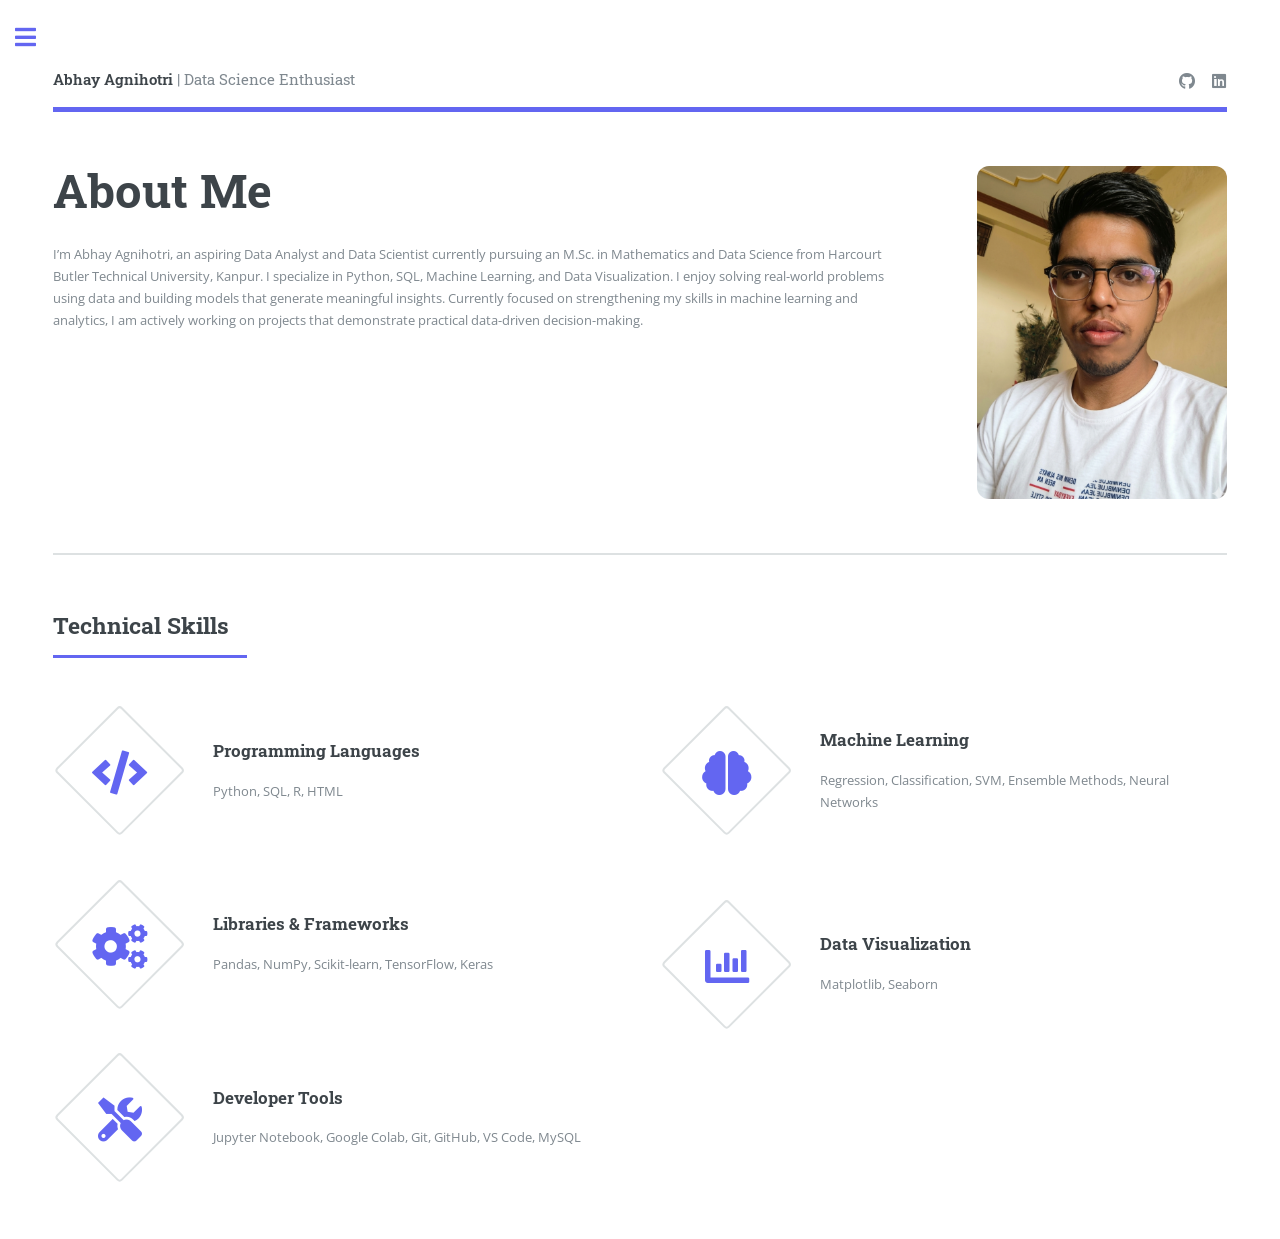
<file: index.html>
<!DOCTYPE HTML>
<html>
<head>
    <title>Abhay Agnihotri | Portfolio</title>
    <meta charset="utf-8" />
    <meta name="viewport" content="width=device-width, initial-scale=1, user-scalable=no" />
    <link rel="stylesheet" href="assets/css/main.css" />
</head>
<body class="is-preload">

<div id="wrapper">

    <!-- Main -->
    <div id="main">
        <div class="inner">

            <!-- Header -->
            <header id="header">
                <a href="index.html" class="logo">
                    <strong>Abhay Agnihotri</strong> | Data Science Enthusiast
                </a>
                <ul class="icons">
                    <li>
                        <a href="https://github.com/agnihotriabhay34-jpg" target="_blank" class="icon brands fa-github">
                            <span class="label">GitHub</span>
                        </a>
                    </li>
                    <li>
                        <a href="https://linkedin.com/in/abhay-agnihotri-32801b2a8" target="_blank" class="icon brands fa-linkedin">
                            <span class="label">LinkedIn</span>
                        </a>
                    </li>
                </ul>
            </header>

            <!-- Banner -->
            <section id="banner">
                <div class="content">
                    <header>
                        <h1>About Me</h1>
                    </header>
                    <p>
                        I’m Abhay Agnihotri, an aspiring Data Analyst and Data Scientist currently pursuing an M.Sc. in Mathematics and Data Science from Harcourt Butler Technical University, Kanpur.

                        I specialize in Python, SQL, Machine Learning, and Data Visualization. I enjoy solving real-world problems using data and building models that generate meaningful insights.

                        Currently focused on strengthening my skills in machine learning and analytics, I am actively working on projects that demonstrate practical data-driven decision-making.
                    </p>
                </div>

                <!-- ✅ FIXED IMAGE -->
                <span class="image object">
                    <img src="images/pic10.png" alt="Abhay Agnihotri" style="width:300px; height:auto;" />
                </span>
            </section>

            <!-- Skills -->
            <section>
                <header class="major">
                    <h2>Technical Skills</h2>
                </header>

                <div class="features">

                    <article>
                        <span class="icon solid fa-code"></span>
                        <div class="content">
                            <h3>Programming Languages</h3>
                            <p>Python, SQL, R, HTML</p>
                        </div>
                    </article>

                    <article>
                        <span class="icon solid fa-brain"></span>
                        <div class="content">
                            <h3>Machine Learning</h3>
                            <p>Regression, Classification, SVM, Ensemble Methods, Neural Networks</p>
                        </div>
                    </article>

                    <article>
                        <span class="icon solid fa-cogs"></span>
                        <div class="content">
                            <h3>Libraries & Frameworks</h3>
                            <p>Pandas, NumPy, Scikit-learn, TensorFlow, Keras</p>
                        </div>
                    </article>

                    <article>
                        <span class="icon solid fa-chart-bar"></span>
                        <div class="content">
                            <h3>Data Visualization</h3>
                            <p>Matplotlib, Seaborn</p>
                        </div>
                    </article>

                    <article>
                        <span class="icon solid fa-tools"></span>
                        <div class="content">
                            <h3>Developer Tools</h3>
                            <p>Jupyter Notebook, Google Colab, Git, GitHub, VS Code, MySQL</p>
                        </div>
                    </article>

                </div>
            </section>

        </div>
    </div>

    <!-- Sidebar -->
    <div id="sidebar">
        <div class="inner">

            <!-- Menu -->
            <nav id="menu">
                <header class="major">
                    <h2>Menu</h2>
                </header>
                <ul>
                    <li><a href="index.html">Home</a></li>
                    <li><a href="projects.html">Projects</a></li>
                </ul>
            </nav>

            <!-- Contact -->
            <section>
                <header class="major">
                    <h2>Get in Touch</h2>
                </header>
                <p>
                    Feel free to reach out for collaborations, opportunities, or discussions around data science and analytics. I’m always open to connecting and learning.
                </p>
                <ul class="contact">
                    <li class="icon solid fa-envelope">agnihotriabhay34@gmail.com</li>
                    <li class="icon brands fa-github">
                        <a href="https://github.com/agnihotriabhay34-jpg" target="_blank">github.com/agnihotriabhay34-jpg</a>
                    </li>
                    <li class="icon brands fa-linkedin">
                        <a href="https://linkedin.com/in/abhay-agnihotri-32801b2a8" target="_blank">linkedin.com/in/abhay-agnihotri-32801b2a8</a>
                    </li>
                </ul>
            </section>

        </div>
    </div>

</div>

<!-- Scripts -->
<script src="assets/js/jquery.min.js"></script>
<script src="assets/js/browser.min.js"></script>
<script src="assets/js/breakpoints.min.js"></script>
<script src="assets/js/util.js"></script>
<script src="assets/js/main.js"></script>

</body>
</html>
</file>
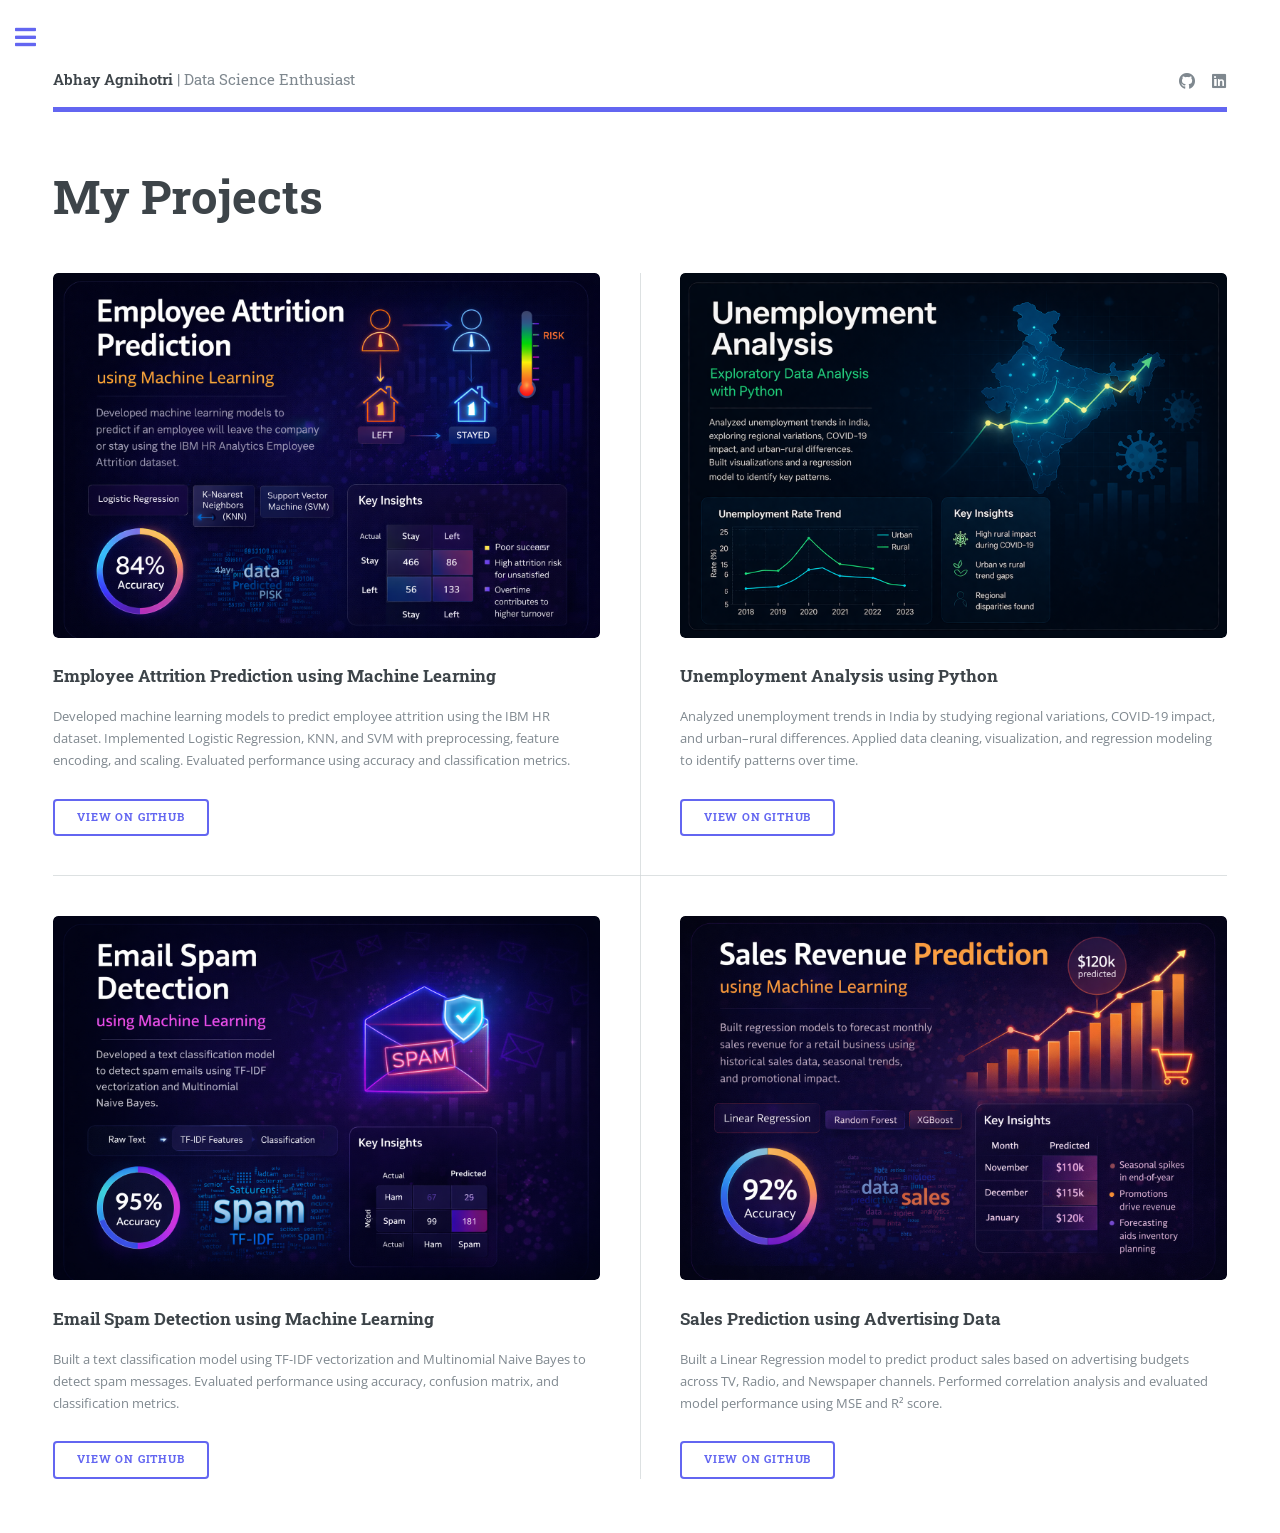
<file: projects.html>
<!DOCTYPE HTML>
<html>
<head>
    <title>Projects | Abhay Agnihotri</title>
    <meta charset="utf-8" />
    <meta name="viewport" content="width=device-width, initial-scale=1" />
    <link rel="stylesheet" href="assets/css/main.css" />
</head>

<body class="is-preload">

<div id="wrapper">

    <!-- Main -->
    <div id="main">
        <div class="inner">

            <!-- Header -->
            <header id="header">
                <a href="index.html" class="logo">
                    <strong>Abhay Agnihotri</strong> | Data Science Enthusiast
                </a>
                <ul class="icons">
                    <li>
                        <a href="https://github.com/agnihotriabhay34-jpg" target="_blank" class="icon brands fa-github">
                            <span class="label">GitHub</span>
                        </a>
                    </li>
                    <li>
                        <a href="https://linkedin.com/in/abhay-agnihotri-32801b2a8" target="_blank" class="icon brands fa-linkedin">
                            <span class="label">LinkedIn</span>
                        </a>
                    </li>
                </ul>
            </header>

            <!-- Projects Section -->
            <section>
                <header class="main">
                    <h1>My Projects</h1>
                </header>

                <div class="posts">

                    <!-- Project 1 -->
                    <article>
                        <a href="https://github.com/agnihotriabhay34-jpg/Employee-attrition-prediction-ml.git" target="_blank" class="image">
                            <img src="images/pic01.png" alt="" />
                        </a>
                        <h3>Employee Attrition Prediction using Machine Learning</h3>
                        <p>
                            Developed machine learning models to predict employee attrition using the IBM HR dataset. Implemented Logistic Regression, KNN, and SVM with preprocessing, feature encoding, and scaling. Evaluated performance using accuracy and classification metrics.
                        </p>
                        <ul class="actions">
                            <li>
                                <a href="https://github.com/agnihotriabhay34-jpg/Employee-attrition-prediction-ml.git" target="_blank" class="button">
                                    View on GitHub
                                </a>
                            </li>
                        </ul>
                    </article>

                    <!-- Project 2 -->
                    <article>
                        <a href="https://github.com/agnihotriabhay34-jpg/unemployment-analysis-india.git" target="_blank" class="image">
                            <img src="images/pic02.png" alt="" />
                        </a>
                        <h3>Unemployment Analysis using Python</h3>
                        <p>
                            Analyzed unemployment trends in India by studying regional variations, COVID-19 impact, and urban–rural differences. Applied data cleaning, visualization, and regression modeling to identify patterns over time.
                        </p>
                        <ul class="actions">
                            <li>
                                <a href="https://github.com/agnihotriabhay34-jpg/unemployment-analysis-india.git" target="_blank" class="button">
                                    View on GitHub
                                </a>
                            </li>
                        </ul>
                    </article>

                    <!-- Project 3 -->
                    <article>
                        <a href="https://github.com/agnihotriabhay34-jpg/email-spam-detection-ml.git" target="_blank" class="image">
                            <img src="images/pic03.png" alt="" />
                        </a>
                        <h3>Email Spam Detection using Machine Learning</h3>
                        <p>
                            Built a text classification model using TF-IDF vectorization and Multinomial Naive Bayes to detect spam messages. Evaluated performance using accuracy, confusion matrix, and classification metrics.
                        </p>
                        <ul class="actions">
                            <li>
                                <a href="https://github.com/agnihotriabhay34-jpg/email-spam-detection-ml.git" target="_blank" class="button">
                                    View on GitHub
                                </a>
                            </li>
                        </ul>
                    </article>

                    <!-- Project 4 -->
                    <article>
                        <a href="https://github.com/agnihotriabhay34-jpg/sales-prediction-linear-regression.git" target="_blank" class="image">
                            <img src="images/pic04.png" alt="" />
                        </a>
                        <h3>Sales Prediction using Advertising Data</h3>
                        <p>
                            Built a Linear Regression model to predict product sales based on advertising budgets across TV, Radio, and Newspaper channels. Performed correlation analysis and evaluated model performance using MSE and R² score.
                        </p>
                        <ul class="actions">
                            <li>
                                <a href="https://github.com/agnihotriabhay34-jpg/sales-prediction-linear-regression.git" target="_blank" class="button">
                                    View on GitHub
                                </a>
                            </li>
                        </ul>
                    </article>

                </div>
            </section>

        </div>
    </div>

    <!-- Sidebar -->
    <div id="sidebar">
        <div class="inner">

            <!-- Menu -->
            <nav id="menu">
                <header class="major">
                    <h2>Menu</h2>
                </header>
                <ul>
                    <li><a href="index.html">Home</a></li>
                    <li><a href="projects.html" class="active">Projects</a></li>
                </ul>
            </nav>

            <!-- Contact -->
            <section>
                <header class="major">
                    <h2>Get in Touch</h2>
                </header>

                <p>
                    Feel free to reach out for collaborations, opportunities, or discussions around data science and analytics.
                </p>

                <ul class="contact">
                    <li class="icon solid fa-envelope">agnihotriabhay34@gmail.com</li>
                    <li class="icon brands fa-github">
                        <a href="https://github.com/agnihotriabhay34-jpg" target="_blank">github.com/agnihotriabhay34-jpg</a>
                    </li>
                    <li class="icon brands fa-linkedin">
                        <a href="https://linkedin.com/in/abhay-agnihotri-32801b2a8" target="_blank">linkedin.com/in/abhay-agnihotri-32801b2a8</a>
                    </li>
                </ul>
            </section>

        </div>
    </div>

</div>

<!-- Scripts -->
<script src="assets/js/jquery.min.js"></script>
<script src="assets/js/browser.min.js"></script>
<script src="assets/js/breakpoints.min.js"></script>
<script src="assets/js/util.js"></script>
<script src="assets/js/main.js"></script>

</body>
</html>
</file>
<file: assets/css/main.css>
@import url(fontawesome-all.min.css);
@import url("https://fonts.googleapis.com/css?family=Open+Sans:400,600,400italic,600italic|Roboto+Slab:400,700");

html, body, div, span, applet, object,
iframe, h1, h2, h3, h4, h5, h6, p, blockquote,
pre, a, abbr, acronym, address, big, cite,
code, del, dfn, em, img, ins, kbd, q, s, samp,
small, strike, strong, sub, sup, tt, var, b,
u, i, center, dl, dt, dd, ol, ul, li, fieldset,
form, label, legend, table, caption, tbody,
tfoot, thead, tr, th, td, article, aside,
canvas, details, embed, figure, figcaption,
footer, header, hgroup, menu, nav, output, ruby,
section, summary, time, mark, audio, video {
  margin: 0;
  padding: 0;
  border: 0;
  font-size: 100%;
  font: inherit;
  vertical-align: baseline; }

article, aside, details, figcaption, figure,
footer, header, hgroup, menu, nav, section {
  display: block; }

body {
  line-height: 1; }

ol, ul {
  list-style: none; }

blockquote, q {
  quotes: none; }
  blockquote:before, blockquote:after, q:before, q:after {
    content: '';
    content: none; }

table {
  border-collapse: collapse;
  border-spacing: 0; }

body {
  -webkit-text-size-adjust: none; }

mark {
  background-color: transparent;
  color: inherit; }

input::-moz-focus-inner {
  border: 0;
  padding: 0; }

input, select, textarea {
  -moz-appearance: none;
  -webkit-appearance: none;
  -ms-appearance: none;
  appearance: none; }

/* Basic */
@-ms-viewport {
  width: device-width; }

body {
  -ms-overflow-style: scrollbar; }

@media screen and (max-width: 480px) {
  html, body {
    min-width: 320px; } }

html {
  box-sizing: border-box; }

*, *:before, *:after {
  box-sizing: inherit; }

body {
  background: #ffffff; }
  body.is-preload *, body.is-preload *:before, body.is-preload *:after, body.is-resizing *, body.is-resizing *:before, body.is-resizing *:after {
    -moz-animation: none !important;
    -webkit-animation: none !important;
    -ms-animation: none !important;
    animation: none !important;
    -moz-transition: none !important;
    -webkit-transition: none !important;
    -ms-transition: none !important;
    transition: none !important; }

/* Type */
body, input, select, textarea {
  color: #7f888f;
  font-family: "Open Sans", sans-serif;
  font-size: 13pt;
  font-weight: 400;
  line-height: 1.65; }
  @media screen and (max-width: 1680px) {
    body, input, select, textarea {
      font-size: 11pt; } }
  @media screen and (max-width: 1280px) {
    body, input, select, textarea {
      font-size: 10pt; } }
  @media screen and (max-width: 360px) {
    body, input, select, textarea {
      font-size: 9pt; } }

a {
  -moz-transition: color 0.2s ease-in-out, border-bottom-color 0.2s ease-in-out;
  -webkit-transition: color 0.2s ease-in-out, border-bottom-color 0.2s ease-in-out;
  -ms-transition: color 0.2s ease-in-out, border-bottom-color 0.2s ease-in-out;
  transition: color 0.2s ease-in-out, border-bottom-color 0.2s ease-in-out;
  border-bottom: dotted 1px;
  color: #6366f1;
  text-decoration: none; }
  a:hover {
    border-bottom-color: #6366f1;
    color: #6366f1 !important; }
    a:hover strong {
      color: inherit; }

strong, b {
  color: #3d4449;
  font-weight: 600; }

em, i {
  font-style: italic; }

p {
  margin: 0 0 2em 0; }

h1, h2, h3, h4, h5, h6 {
  color: #3d4449;
  font-family: "Roboto Slab", serif;
  font-weight: 700;
  line-height: 1.5;
  margin: 0 0 1em 0; }
  h1 a, h2 a, h3 a, h4 a, h5 a, h6 a {
    color: inherit;
    text-decoration: none;
    border-bottom: 0; }

h1 {
  font-size: 4em;
  margin: 0 0 0.5em 0;
  line-height: 1.3; }

h2 {
  font-size: 1.75em; }

h3 {
  font-size: 1.25em; }

h4 {
  font-size: 1.1em; }

h5 {
  font-size: 0.9em; }

h6 {
  font-size: 0.7em; }

@media screen and (max-width: 1680px) {
  h1 {
    font-size: 3.5em; } }

@media screen and (max-width: 980px) {
  h1 {
    font-size: 3.25em; } }

@media screen and (max-width: 736px) {
  h1 {
    font-size: 2em;
    line-height: 1.4; }
  h2 {
    font-size: 1.5em; } }

sub {
  font-size: 0.8em;
  position: relative;
  top: 0.5em; }

sup {
  font-size: 0.8em;
  position: relative;
  top: -0.5em; }

blockquote {
  border-left: solid 3px rgba(210, 215, 217, 0.75);
  font-style: italic;
  margin: 0 0 2em 0;
  padding: 0.5em 0 0.5em 2em; }

code {
  background: rgba(230, 235, 237, 0.25);
  border-radius: 0.375em;
  border: solid 1px rgba(210, 215, 217, 0.75);
  font-family: "Courier New", monospace;
  font-size: 0.9em;
  margin: 0 0.25em;
  padding: 0.25em 0.65em; }

pre {
  -webkit-overflow-scrolling: touch;
  font-family: "Courier New", monospace;
  font-size: 0.9em;
  margin: 0 0 2em 0; }
  pre code {
    display: block;
    line-height: 1.75;
    padding: 1em 1.5em;
    overflow-x: auto; }

hr {
  border: 0;
  border-bottom: solid 1px rgba(210, 215, 217, 0.75);
  margin: 2em 0; }
  hr.major {
    margin: 3em 0; }

.align-left {
  text-align: left; }

.align-center {
  text-align: center; }

.align-right {
  text-align: right; }

/* Row */
.row {
  display: flex;
  flex-wrap: wrap;
  box-sizing: border-box;
  align-items: stretch; }
  .row > * {
    box-sizing: border-box; }
  .row.gtr-uniform > * > :last-child {
    margin-bottom: 0; }
  .row.aln-left {
    justify-content: flex-start; }
  .row.aln-center {
    justify-content: center; }
  .row.aln-right {
    justify-content: flex-end; }
  .row.aln-top {
    align-items: flex-start; }
  .row.aln-middle {
    align-items: center; }
  .row.aln-bottom {
    align-items: flex-end; }
  .row > .imp {
    order: -1; }
  .row > .col-1 {
    width: 8.33333%; }
  .row > .off-1 {
    margin-left: 8.33333%; }
  .row > .col-2 {
    width: 16.66667%; }
  .row > .off-2 {
    margin-left: 16.66667%; }
  .row > .col-3 {
    width: 25%; }
  .row > .off-3 {
    margin-left: 25%; }
  .row > .col-4 {
    width: 33.33333%; }
  .row > .off-4 {
    margin-left: 33.33333%; }
  .row > .col-5 {
    width: 41.66667%; }
  .row > .off-5 {
    margin-left: 41.66667%; }
  .row > .col-6 {
    width: 50%; }
  .row > .off-6 {
    margin-left: 50%; }
  .row > .col-7 {
    width: 58.33333%; }
  .row > .off-7 {
    margin-left: 58.33333%; }
  .row > .col-8 {
    width: 66.66667%; }
  .row > .off-8 {
    margin-left: 66.66667%; }
  .row > .col-9 {
    width: 75%; }
  .row > .off-9 {
    margin-left: 75%; }
  .row > .col-10 {
    width: 83.33333%; }
  .row > .off-10 {
    margin-left: 83.33333%; }
  .row > .col-11 {
    width: 91.66667%; }
  .row > .off-11 {
    margin-left: 91.66667%; }
  .row > .col-12 {
    width: 100%; }
  .row > .off-12 {
    margin-left: 100%; }
  .row.gtr-0 {
    margin-top: 0;
    margin-left: 0em; }
    .row.gtr-0 > * {
      padding: 0 0 0 0em; }
    .row.gtr-0.gtr-uniform {
      margin-top: 0em; }
      .row.gtr-0.gtr-uniform > * {
        padding-top: 0em; }
  .row.gtr-25 {
    margin-top: 0;
    margin-left: -0.375em; }
    .row.gtr-25 > * {
      padding: 0 0 0 0.375em; }
    .row.gtr-25.gtr-uniform {
      margin-top: -0.375em; }
      .row.gtr-25.gtr-uniform > * {
        padding-top: 0.375em; }
  .row.gtr-50 {
    margin-top: 0;
    margin-left: -0.75em; }
    .row.gtr-50 > * {
      padding: 0 0 0 0.75em; }
    .row.gtr-50.gtr-uniform {
      margin-top: -0.75em; }
      .row.gtr-50.gtr-uniform > * {
        padding-top: 0.75em; }
  .row {
    margin-top: 0;
    margin-left: -1.5em; }
    .row > * {
      padding: 0 0 0 1.5em; }
    .row.gtr-uniform {
      margin-top: -1.5em; }
      .row.gtr-uniform > * {
        padding-top: 1.5em; }
  .row.gtr-150 {
    margin-top: 0;
    margin-left: -2.25em; }
    .row.gtr-150 > * {
      padding: 0 0 0 2.25em; }
    .row.gtr-150.gtr-uniform {
      margin-top: -2.25em; }
      .row.gtr-150.gtr-uniform > * {
        padding-top: 2.25em; }
  .row.gtr-200 {
    margin-top: 0;
    margin-left: -3em; }
    .row.gtr-200 > * {
      padding: 0 0 0 3em; }
    .row.gtr-200.gtr-uniform {
      margin-top: -3em; }
      .row.gtr-200.gtr-uniform > * {
        padding-top: 3em; }
  @media screen and (max-width: 1680px) {
    .row {
      display: flex;
      flex-wrap: wrap;
      box-sizing: border-box;
      align-items: stretch; }
      .row > * {
        box-sizing: border-box; }
      .row.gtr-uniform > * > :last-child {
        margin-bottom: 0; }
      .row.aln-left {
        justify-content: flex-start; }
      .row.aln-center {
        justify-content: center; }
      .row.aln-right {
        justify-content: flex-end; }
      .row.aln-top {
        align-items: flex-start; }
      .row.aln-middle {
        align-items: center; }
      .row.aln-bottom {
        align-items: flex-end; }
      .row > .imp-xlarge {
        order: -1; }
      .row > .col-1-xlarge {
        width: 8.33333%; }
      .row > .off-1-xlarge {
        margin-left: 8.33333%; }
      .row > .col-2-xlarge {
        width: 16.66667%; }
      .row > .off-2-xlarge {
        margin-left: 16.66667%; }
      .row > .col-3-xlarge {
        width: 25%; }
      .row > .off-3-xlarge {
        margin-left: 25%; }
      .row > .col-4-xlarge {
        width: 33.33333%; }
      .row > .off-4-xlarge {
        margin-left: 33.33333%; }
      .row > .col-5-xlarge {
        width: 41.66667%; }
      .row > .off-5-xlarge {
        margin-left: 41.66667%; }
      .row > .col-6-xlarge {
        width: 50%; }
      .row > .off-6-xlarge {
        margin-left: 50%; }
      .row > .col-7-xlarge {
        width: 58.33333%; }
      .row > .off-7-xlarge {
        margin-left: 58.33333%; }
      .row > .col-8-xlarge {
        width: 66.66667%; }
      .row > .off-8-xlarge {
        margin-left: 66.66667%; }
      .row > .col-9-xlarge {
        width: 75%; }
      .row > .off-9-xlarge {
        margin-left: 75%; }
      .row > .col-10-xlarge {
        width: 83.33333%; }
      .row > .off-10-xlarge {
        margin-left: 83.33333%; }
      .row > .col-11-xlarge {
        width: 91.66667%; }
      .row > .off-11-xlarge {
        margin-left: 91.66667%; }
      .row > .col-12-xlarge {
        width: 100%; }
      .row > .off-12-xlarge {
        margin-left: 100%; }
      .row.gtr-0 {
        margin-top: 0;
        margin-left: 0em; }
        .row.gtr-0 > * {
          padding: 0 0 0 0em; }
        .row.gtr-0.gtr-uniform {
          margin-top: 0em; }
          .row.gtr-0.gtr-uniform > * {
            padding-top: 0em; }
      .row.gtr-25 {
        margin-top: 0;
        margin-left: -0.375em; }
        .row.gtr-25 > * {
          padding: 0 0 0 0.375em; }
        .row.gtr-25.gtr-uniform {
          margin-top: -0.375em; }
          .row.gtr-25.gtr-uniform > * {
            padding-top: 0.375em; }
      .row.gtr-50 {
        margin-top: 0;
        margin-left: -0.75em; }
        .row.gtr-50 > * {
          padding: 0 0 0 0.75em; }
        .row.gtr-50.gtr-uniform {
          margin-top: -0.75em; }
          .row.gtr-50.gtr-uniform > * {
            padding-top: 0.75em; }
      .row {
        margin-top: 0;
        margin-left: -1.5em; }
        .row > * {
          padding: 0 0 0 1.5em; }
        .row.gtr-uniform {
          margin-top: -1.5em; }
          .row.gtr-uniform > * {
            padding-top: 1.5em; }
      .row.gtr-150 {
        margin-top: 0;
        margin-left: -2.25em; }
        .row.gtr-150 > * {
          padding: 0 0 0 2.25em; }
        .row.gtr-150.gtr-uniform {
          margin-top: -2.25em; }
          .row.gtr-150.gtr-uniform > * {
            padding-top: 2.25em; }
      .row.gtr-200 {
        margin-top: 0;
        margin-left: -3em; }
        .row.gtr-200 > * {
          padding: 0 0 0 3em; }
        .row.gtr-200.gtr-uniform {
          margin-top: -3em; }
          .row.gtr-200.gtr-uniform > * {
            padding-top: 3em; } }
  @media screen and (max-width: 1280px) {
    .row {
      display: flex;
      flex-wrap: wrap;
      box-sizing: border-box;
      align-items: stretch; }
      .row > * {
        box-sizing: border-box; }
      .row.gtr-uniform > * > :last-child {
        margin-bottom: 0; }
      .row.aln-left {
        justify-content: flex-start; }
      .row.aln-center {
        justify-content: center; }
      .row.aln-right {
        justify-content: flex-end; }
      .row.aln-top {
        align-items: flex-start; }
      .row.aln-middle {
        align-items: center; }
      .row.aln-bottom {
        align-items: flex-end; }
      .row > .imp-large {
        order: -1; }
      .row > .col-1-large {
        width: 8.33333%; }
      .row > .off-1-large {
        margin-left: 8.33333%; }
      .row > .col-2-large {
        width: 16.66667%; }
      .row > .off-2-large {
        margin-left: 16.66667%; }
      .row > .col-3-large {
        width: 25%; }
      .row > .off-3-large {
        margin-left: 25%; }
      .row > .col-4-large {
        width: 33.33333%; }
      .row > .off-4-large {
        margin-left: 33.33333%; }
      .row > .col-5-large {
        width: 41.66667%; }
      .row > .off-5-large {
        margin-left: 41.66667%; }
      .row > .col-6-large {
        width: 50%; }
      .row > .off-6-large {
        margin-left: 50%; }
      .row > .col-7-large {
        width: 58.33333%; }
      .row > .off-7-large {
        margin-left: 58.33333%; }
      .row > .col-8-large {
        width: 66.66667%; }
      .row > .off-8-large {
        margin-left: 66.66667%; }
      .row > .col-9-large {
        width: 75%; }
      .row > .off-9-large {
        margin-left: 75%; }
      .row > .col-10-large {
        width: 83.33333%; }
      .row > .off-10-large {
        margin-left: 83.33333%; }
      .row > .col-11-large {
        width: 91.66667%; }
      .row > .off-11-large {
        margin-left: 91.66667%; }
      .row > .col-12-large {
        width: 100%; }
      .row > .off-12-large {
        margin-left: 100%; }
      .row.gtr-0 {
        margin-top: 0;
        margin-left: 0em; }
        .row.gtr-0 > * {
          padding: 0 0 0 0em; }
        .row.gtr-0.gtr-uniform {
          margin-top: 0em; }
          .row.gtr-0.gtr-uniform > * {
            padding-top: 0em; }
      .row.gtr-25 {
        margin-top: 0;
        margin-left: -0.375em; }
        .row.gtr-25 > * {
          padding: 0 0 0 0.375em; }
        .row.gtr-25.gtr-uniform {
          margin-top: -0.375em; }
          .row.gtr-25.gtr-uniform > * {
            padding-top: 0.375em; }
      .row.gtr-50 {
        margin-top: 0;
        margin-left: -0.75em; }
        .row.gtr-50 > * {
          padding: 0 0 0 0.75em; }
        .row.gtr-50.gtr-uniform {
          margin-top: -0.75em; }
          .row.gtr-50.gtr-uniform > * {
            padding-top: 0.75em; }
      .row {
        margin-top: 0;
        margin-left: -1.5em; }
        .row > * {
          padding: 0 0 0 1.5em; }
        .row.gtr-uniform {
          margin-top: -1.5em; }
          .row.gtr-uniform > * {
            padding-top: 1.5em; }
      .row.gtr-150 {
        margin-top: 0;
        margin-left: -2.25em; }
        .row.gtr-150 > * {
          padding: 0 0 0 2.25em; }
        .row.gtr-150.gtr-uniform {
          margin-top: -2.25em; }
          .row.gtr-150.gtr-uniform > * {
            padding-top: 2.25em; }
      .row.gtr-200 {
        margin-top: 0;
        margin-left: -3em; }
        .row.gtr-200 > * {
          padding: 0 0 0 3em; }
        .row.gtr-200.gtr-uniform {
          margin-top: -3em; }
          .row.gtr-200.gtr-uniform > * {
            padding-top: 3em; } }
  @media screen and (max-width: 980px) {
    .row {
      display: flex;
      flex-wrap: wrap;
      box-sizing: border-box;
      align-items: stretch; }
      .row > * {
        box-sizing: border-box; }
      .row.gtr-uniform > * > :last-child {
        margin-bottom: 0; }
      .row.aln-left {
        justify-content: flex-start; }
      .row.aln-center {
        justify-content: center; }
      .row.aln-right {
        justify-content: flex-end; }
      .row.aln-top {
        align-items: flex-start; }
      .row.aln-middle {
        align-items: center; }
      .row.aln-bottom {
        align-items: flex-end; }
      .row > .imp-medium {
        order: -1; }
      .row > .col-1-medium {
        width: 8.33333%; }
      .row > .off-1-medium {
        margin-left: 8.33333%; }
      .row > .col-2-medium {
        width: 16.66667%; }
      .row > .off-2-medium {
        margin-left: 16.66667%; }
      .row > .col-3-medium {
        width: 25%; }
      .row > .off-3-medium {
        margin-left: 25%; }
      .row > .col-4-medium {
        width: 33.33333%; }
      .row > .off-4-medium {
        margin-left: 33.33333%; }
      .row > .col-5-medium {
        width: 41.66667%; }
      .row > .off-5-medium {
        margin-left: 41.66667%; }
      .row > .col-6-medium {
        width: 50%; }
      .row > .off-6-medium {
        margin-left: 50%; }
      .row > .col-7-medium {
        width: 58.33333%; }
      .row > .off-7-medium {
        margin-left: 58.33333%; }
      .row > .col-8-medium {
        width: 66.66667%; }
      .row > .off-8-medium {
        margin-left: 66.66667%; }
      .row > .col-9-medium {
        width: 75%; }
      .row > .off-9-medium {
        margin-left: 75%; }
      .row > .col-10-medium {
        width: 83.33333%; }
      .row > .off-10-medium {
        margin-left: 83.33333%; }
      .row > .col-11-medium {
        width: 91.66667%; }
      .row > .off-11-medium {
        margin-left: 91.66667%; }
      .row > .col-12-medium {
        width: 100%; }
      .row > .off-12-medium {
        margin-left: 100%; }
      .row.gtr-0 {
        margin-top: 0;
        margin-left: 0em; }
        .row.gtr-0 > * {
          padding: 0 0 0 0em; }
        .row.gtr-0.gtr-uniform {
          margin-top: 0em; }
          .row.gtr-0.gtr-uniform > * {
            padding-top: 0em; }
      .row.gtr-25 {
        margin-top: 0;
        margin-left: -0.375em; }
        .row.gtr-25 > * {
          padding: 0 0 0 0.375em; }
        .row.gtr-25.gtr-uniform {
          margin-top: -0.375em; }
          .row.gtr-25.gtr-uniform > * {
            padding-top: 0.375em; }
      .row.gtr-50 {
        margin-top: 0;
        margin-left: -0.75em; }
        .row.gtr-50 > * {
          padding: 0 0 0 0.75em; }
        .row.gtr-50.gtr-uniform {
          margin-top: -0.75em; }
          .row.gtr-50.gtr-uniform > * {
            padding-top: 0.75em; }
      .row {
        margin-top: 0;
        margin-left: -1.5em; }
        .row > * {
          padding: 0 0 0 1.5em; }
        .row.gtr-uniform {
          margin-top: -1.5em; }
          .row.gtr-uniform > * {
            padding-top: 1.5em; }
      .row.gtr-150 {
        margin-top: 0;
        margin-left: -2.25em; }
        .row.gtr-150 > * {
          padding: 0 0 0 2.25em; }
        .row.gtr-150.gtr-uniform {
          margin-top: -2.25em; }
          .row.gtr-150.gtr-uniform > * {
            padding-top: 2.25em; }
      .row.gtr-200 {
        margin-top: 0;
        margin-left: -3em; }
        .row.gtr-200 > * {
          padding: 0 0 0 3em; }
        .row.gtr-200.gtr-uniform {
          margin-top: -3em; }
          .row.gtr-200.gtr-uniform > * {
            padding-top: 3em; } }
  @media screen and (max-width: 736px) {
    .row {
      display: flex;
      flex-wrap: wrap;
      box-sizing: border-box;
      align-items: stretch; }
      .row > * {
        box-sizing: border-box; }
      .row.gtr-uniform > * > :last-child {
        margin-bottom: 0; }
      .row.aln-left {
        justify-content: flex-start; }
      .row.aln-center {
        justify-content: center; }
      .row.aln-right {
        justify-content: flex-end; }
      .row.aln-top {
        align-items: flex-start; }
      .row.aln-middle {
        align-items: center; }
      .row.aln-bottom {
        align-items: flex-end; }
      .row > .imp-small {
        order: -1; }
      .row > .col-1-small {
        width: 8.33333%; }
      .row > .off-1-small {
        margin-left: 8.33333%; }
      .row > .col-2-small {
        width: 16.66667%; }
      .row > .off-2-small {
        margin-left: 16.66667%; }
      .row > .col-3-small {
        width: 25%; }
      .row > .off-3-small {
        margin-left: 25%; }
      .row > .col-4-small {
        width: 33.33333%; }
      .row > .off-4-small {
        margin-left: 33.33333%; }
      .row > .col-5-small {
        width: 41.66667%; }
      .row > .off-5-small {
        margin-left: 41.66667%; }
      .row > .col-6-small {
        width: 50%; }
      .row > .off-6-small {
        margin-left: 50%; }
      .row > .col-7-small {
        width: 58.33333%; }
      .row > .off-7-small {
        margin-left: 58.33333%; }
      .row > .col-8-small {
        width: 66.66667%; }
      .row > .off-8-small {
        margin-left: 66.66667%; }
      .row > .col-9-small {
        width: 75%; }
      .row > .off-9-small {
        margin-left: 75%; }
      .row > .col-10-small {
        width: 83.33333%; }
      .row > .off-10-small {
        margin-left: 83.33333%; }
      .row > .col-11-small {
        width: 91.66667%; }
      .row > .off-11-small {
        margin-left: 91.66667%; }
      .row > .col-12-small {
        width: 100%; }
      .row > .off-12-small {
        margin-left: 100%; }
      .row.gtr-0 {
        margin-top: 0;
        margin-left: 0em; }
        .row.gtr-0 > * {
          padding: 0 0 0 0em; }
        .row.gtr-0.gtr-uniform {
          margin-top: 0em; }
          .row.gtr-0.gtr-uniform > * {
            padding-top: 0em; }
      .row.gtr-25 {
        margin-top: 0;
        margin-left: -0.375em; }
        .row.gtr-25 > * {
          padding: 0 0 0 0.375em; }
        .row.gtr-25.gtr-uniform {
          margin-top: -0.375em; }
          .row.gtr-25.gtr-uniform > * {
            padding-top: 0.375em; }
      .row.gtr-50 {
        margin-top: 0;
        margin-left: -0.75em; }
        .row.gtr-50 > * {
          padding: 0 0 0 0.75em; }
        .row.gtr-50.gtr-uniform {
          margin-top: -0.75em; }
          .row.gtr-50.gtr-uniform > * {
            padding-top: 0.75em; }
      .row {
        margin-top: 0;
        margin-left: -1.5em; }
        .row > * {
          padding: 0 0 0 1.5em; }
        .row.gtr-uniform {
          margin-top: -1.5em; }
          .row.gtr-uniform > * {
            padding-top: 1.5em; }
      .row.gtr-150 {
        margin-top: 0;
        margin-left: -2.25em; }
        .row.gtr-150 > * {
          padding: 0 0 0 2.25em; }
        .row.gtr-150.gtr-uniform {
          margin-top: -2.25em; }
          .row.gtr-150.gtr-uniform > * {
            padding-top: 2.25em; }
      .row.gtr-200 {
        margin-top: 0;
        margin-left: -3em; }
        .row.gtr-200 > * {
          padding: 0 0 0 3em; }
        .row.gtr-200.gtr-uniform {
          margin-top: -3em; }
          .row.gtr-200.gtr-uniform > * {
            padding-top: 3em; } }
  @media screen and (max-width: 480px) {
    .row {
      display: flex;
      flex-wrap: wrap;
      box-sizing: border-box;
      align-items: stretch; }
      .row > * {
        box-sizing: border-box; }
      .row.gtr-uniform > * > :last-child {
        margin-bottom: 0; }
      .row.aln-left {
        justify-content: flex-start; }
      .row.aln-center {
        justify-content: center; }
      .row.aln-right {
        justify-content: flex-end; }
      .row.aln-top {
        align-items: flex-start; }
      .row.aln-middle {
        align-items: center; }
      .row.aln-bottom {
        align-items: flex-end; }
      .row > .imp-xsmall {
        order: -1; }
      .row > .col-1-xsmall {
        width: 8.33333%; }
      .row > .off-1-xsmall {
        margin-left: 8.33333%; }
      .row > .col-2-xsmall {
        width: 16.66667%; }
      .row > .off-2-xsmall {
        margin-left: 16.66667%; }
      .row > .col-3-xsmall {
        width: 25%; }
      .row > .off-3-xsmall {
        margin-left: 25%; }
      .row > .col-4-xsmall {
        width: 33.33333%; }
      .row > .off-4-xsmall {
        margin-left: 33.33333%; }
      .row > .col-5-xsmall {
        width: 41.66667%; }
      .row > .off-5-xsmall {
        margin-left: 41.66667%; }
      .row > .col-6-xsmall {
        width: 50%; }
      .row > .off-6-xsmall {
        margin-left: 50%; }
      .row > .col-7-xsmall {
        width: 58.33333%; }
      .row > .off-7-xsmall {
        margin-left: 58.33333%; }
      .row > .col-8-xsmall {
        width: 66.66667%; }
      .row > .off-8-xsmall {
        margin-left: 66.66667%; }
      .row > .col-9-xsmall {
        width: 75%; }
      .row > .off-9-xsmall {
        margin-left: 75%; }
      .row > .col-10-xsmall {
        width: 83.33333%; }
      .row > .off-10-xsmall {
        margin-left: 83.33333%; }
      .row > .col-11-xsmall {
        width: 91.66667%; }
      .row > .off-11-xsmall {
        margin-left: 91.66667%; }
      .row > .col-12-xsmall {
        width: 100%; }
      .row > .off-12-xsmall {
        margin-left: 100%; }
      .row.gtr-0 {
        margin-top: 0;
        margin-left: 0em; }
        .row.gtr-0 > * {
          padding: 0 0 0 0em; }
        .row.gtr-0.gtr-uniform {
          margin-top: 0em; }
          .row.gtr-0.gtr-uniform > * {
            padding-top: 0em; }
      .row.gtr-25 {
        margin-top: 0;
        margin-left: -0.375em; }
        .row.gtr-25 > * {
          padding: 0 0 0 0.375em; }
        .row.gtr-25.gtr-uniform {
          margin-top: -0.375em; }
          .row.gtr-25.gtr-uniform > * {
            padding-top: 0.375em; }
      .row.gtr-50 {
        margin-top: 0;
        margin-left: -0.75em; }
        .row.gtr-50 > * {
          padding: 0 0 0 0.75em; }
        .row.gtr-50.gtr-uniform {
          margin-top: -0.75em; }
          .row.gtr-50.gtr-uniform > * {
            padding-top: 0.75em; }
      .row {
        margin-top: 0;
        margin-left: -1.5em; }
        .row > * {
          padding: 0 0 0 1.5em; }
        .row.gtr-uniform {
          margin-top: -1.5em; }
          .row.gtr-uniform > * {
            padding-top: 1.5em; }
      .row.gtr-150 {
        margin-top: 0;
        margin-left: -2.25em; }
        .row.gtr-150 > * {
          padding: 0 0 0 2.25em; }
        .row.gtr-150.gtr-uniform {
          margin-top: -2.25em; }
          .row.gtr-150.gtr-uniform > * {
            padding-top: 2.25em; }
      .row.gtr-200 {
        margin-top: 0;
        margin-left: -3em; }
        .row.gtr-200 > * {
          padding: 0 0 0 3em; }
        .row.gtr-200.gtr-uniform {
          margin-top: -3em; }
          .row.gtr-200.gtr-uniform > * {
            padding-top: 3em; } }

/* Section/Article */
section.special, article.special {
  text-align: center; }

header p {
  font-family: "Roboto Slab", serif;
  font-size: 1em;
  font-weight: 400;
  letter-spacing: 0.075em;
  margin-top: -0.5em;
  text-transform: uppercase; }

header.major > :last-child {
  border-bottom: solid 3px #6366f1;
  display: inline-block;
  margin: 0 0 2em 0;
  padding: 0 0.75em 0.5em 0; }

header.main > :last-child {
  margin: 0 0 1em 0; }

/* Form */
form {
  margin: 0 0 2em 0; }

label {
  color: #3d4449;
  display: block;
  font-size: 0.9em;
  font-weight: 600;
  margin: 0 0 1em 0; }

input[type="text"],
input[type="password"],
input[type="email"],
input[type="tel"],
input[type="search"],
input[type="url"],
select,
textarea {
  -moz-appearance: none;
  -webkit-appearance: none;
  -ms-appearance: none;
  appearance: none;
  background: #ffffff;
  border-radius: 0.375em;
  border: none;
  border: solid 1px rgba(210, 215, 217, 0.75);
  color: inherit;
  display: block;
  outline: 0;
  padding: 0 1em;
  text-decoration: none;
  width: 100%; }
  input[type="text"]:invalid,
  input[type="password"]:invalid,
  input[type="email"]:invalid,
  input[type="tel"]:invalid,
  input[type="search"]:invalid,
  input[type="url"]:invalid,
  select:invalid,
  textarea:invalid {
    box-shadow: none; }
  input[type="text"]:focus,
  input[type="password"]:focus,
  input[type="email"]:focus,
  input[type="tel"]:focus,
  input[type="search"]:focus,
  input[type="url"]:focus,
  select:focus,
  textarea:focus {
    border-color: #6366f1;
    box-shadow: 0 0 0 1px #6366f1; }

select {
  background-image: url("data:image/svg+xml;charset=utf8,%3Csvg xmlns='http://www.w3.org/2000/svg' width='40' height='40' preserveAspectRatio='none' viewBox='0 0 40 40'%3E%3Cpath d='M9.4,12.3l10.4,10.4l10.4-10.4c0.2-0.2,0.5-0.4,0.9-0.4c0.3,0,0.6,0.1,0.9,0.4l3.3,3.3c0.2,0.2,0.4,0.5,0.4,0.9 c0,0.4-0.1,0.6-0.4,0.9L20.7,31.9c-0.2,0.2-0.5,0.4-0.9,0.4c-0.3,0-0.6-0.1-0.9-0.4L4.3,17.3c-0.2-0.2-0.4-0.5-0.4-0.9 c0-0.4,0.1-0.6,0.4-0.9l3.3-3.3c0.2-0.2,0.5-0.4,0.9-0.4S9.1,12.1,9.4,12.3z' fill='rgba(210, 215, 217, 0.75)' /%3E%3C/svg%3E");
  background-size: 1.25em;
  background-repeat: no-repeat;
  background-position: calc(100% - 1em) center;
  height: 2.75em;
  padding-right: 2.75em;
  text-overflow: ellipsis; }
  select option {
    color: #3d4449;
    background: #ffffff; }
  select:focus::-ms-value {
    background-color: transparent; }
  select::-ms-expand {
    display: none; }

input[type="text"],
input[type="password"],
input[type="email"],
input[type="tel"],
input[type="search"],
input[type="url"],
select {
  height: 2.75em; }

textarea {
  padding: 0.75em 1em; }

input[type="checkbox"],
input[type="radio"] {
  -moz-appearance: none;
  -webkit-appearance: none;
  -ms-appearance: none;
  appearance: none;
  display: block;
  float: left;
  margin-right: -2em;
  opacity: 0;
  width: 1em;
  z-index: -1; }
  input[type="checkbox"] + label,
  input[type="radio"] + label {
    text-decoration: none;
    color: #7f888f;
    cursor: pointer;
    display: inline-block;
    font-size: 1em;
    font-weight: 400;
    padding-left: 2.4em;
    padding-right: 0.75em;
    position: relative; }
    input[type="checkbox"] + label:before,
    input[type="radio"] + label:before {
      -moz-osx-font-smoothing: grayscale;
      -webkit-font-smoothing: antialiased;
      display: inline-block;
      font-style: normal;
      font-variant: normal;
      text-rendering: auto;
      line-height: 1;
      text-transform: none !important;
      font-family: 'Font Awesome 5 Free';
      font-weight: 900; }
    input[type="checkbox"] + label:before,
    input[type="radio"] + label:before {
      background: #ffffff;
      border-radius: 0.375em;
      border: solid 1px rgba(210, 215, 217, 0.75);
      content: '';
      display: inline-block;
      font-size: 0.8em;
      height: 2.0625em;
      left: 0;
      line-height: 2.0625em;
      position: absolute;
      text-align: center;
      top: 0;
      width: 2.0625em; }
  input[type="checkbox"]:checked + label:before,
  input[type="radio"]:checked + label:before {
    background: #3d4449;
    border-color: #3d4449;
    color: #ffffff;
    content: '\f00c'; }
  input[type="checkbox"]:focus + label:before,
  input[type="radio"]:focus + label:before {
    border-color: #6366f1;
    box-shadow: 0 0 0 1px #6366f1; }

input[type="checkbox"] + label:before {
  border-radius: 0.375em; }

input[type="radio"] + label:before {
  border-radius: 100%; }

::-webkit-input-placeholder {
  color: #9fa3a6 !important;
  opacity: 1.0; }

:-moz-placeholder {
  color: #9fa3a6 !important;
  opacity: 1.0; }

::-moz-placeholder {
  color: #9fa3a6 !important;
  opacity: 1.0; }

:-ms-input-placeholder {
  color: #9fa3a6 !important;
  opacity: 1.0; }

/* Box */
.box {
  border-radius: 0.375em;
  border: solid 1px rgba(210, 215, 217, 0.75);
  margin-bottom: 2em;
  padding: 1.5em; }
  .box > :last-child,
  .box > :last-child > :last-child,
  .box > :last-child > :last-child > :last-child {
    margin-bottom: 0; }
  .box.alt {
    border: 0;
    border-radius: 0;
    padding: 0; }

/* Icon */
.icon {
  text-decoration: none;
  border-bottom: none;
  position: relative; }
  .icon:before {
    -moz-osx-font-smoothing: grayscale;
    -webkit-font-smoothing: antialiased;
    display: inline-block;
    font-style: normal;
    font-variant: normal;
    text-rendering: auto;
    line-height: 1;
    text-transform: none !important;
    font-family: 'Font Awesome 5 Free';
    font-weight: 400; }
  .icon > .label {
    display: none; }
  .icon:before {
    line-height: inherit; }
  .icon.solid:before {
    font-weight: 900; }
  .icon.brands:before {
    font-family: 'Font Awesome 5 Brands'; }

/* Image */
.image {
  border-radius: 0.375em;
  border: 0;
  display: inline-block;
  position: relative; }
  .image img {
    border-radius: 0.375em;
    display: block; }
  .image.fit {
    display: block;
    margin: 0 0 2em 0;
    width: 100%; }
    .image.fit img {
      width: 100%; }
  .image.main {
    display: block;
    margin: 0 0 3em 0;
    width: 100%; }
    .image.main img {
      width: 100%; }

a.image {
  overflow: hidden; }
  a.image img {
    -moz-transition: -moz-transform 0.2s ease;
    -webkit-transition: -webkit-transform 0.2s ease;
    -ms-transition: -ms-transform 0.2s ease;
    transition: transform 0.2s ease; }
  a.image:hover img {
    -moz-transform: scale(1.075);
    -webkit-transform: scale(1.075);
    -ms-transform: scale(1.075);
    transform: scale(1.075); }

/* List */
ol {
  list-style: decimal;
  margin: 0 0 2em 0;
  padding-left: 1.25em; }
  ol li {
    padding-left: 0.25em; }

ul {
  list-style: disc;
  margin: 0 0 2em 0;
  padding-left: 1em; }
  ul li {
    padding-left: 0.5em; }
  ul.alt {
    list-style: none;
    padding-left: 0; }
    ul.alt li {
      border-top: solid 1px rgba(210, 215, 217, 0.75);
      padding: 0.5em 0; }
      ul.alt li:first-child {
        border-top: 0;
        padding-top: 0; }

dl {
  margin: 0 0 2em 0; }
  dl dt {
    display: block;
    font-weight: 600;
    margin: 0 0 1em 0; }
  dl dd {
    margin-left: 2em; }

/* Actions */
ul.actions {
  display: -moz-flex;
  display: -webkit-flex;
  display: -ms-flex;
  display: flex;
  cursor: default;
  list-style: none;
  margin-left: -1em;
  padding-left: 0; }
  ul.actions li {
    padding: 0 0 0 1em;
    vertical-align: middle; }
  ul.actions.special {
    -moz-justify-content: center;
    -webkit-justify-content: center;
    -ms-justify-content: center;
    justify-content: center;
    width: 100%;
    margin-left: 0; }
    ul.actions.special li:first-child {
      padding-left: 0; }
  ul.actions.stacked {
    -moz-flex-direction: column;
    -webkit-flex-direction: column;
    -ms-flex-direction: column;
    flex-direction: column;
    margin-left: 0; }
    ul.actions.stacked li {
      padding: 1.3em 0 0 0; }
      ul.actions.stacked li:first-child {
        padding-top: 0; }
  ul.actions.fit {
    width: calc(100% + 1em); }
    ul.actions.fit li {
      -moz-flex-grow: 1;
      -webkit-flex-grow: 1;
      -ms-flex-grow: 1;
      flex-grow: 1;
      -moz-flex-shrink: 1;
      -webkit-flex-shrink: 1;
      -ms-flex-shrink: 1;
      flex-shrink: 1;
      width: 100%; }
      ul.actions.fit li > * {
        width: 100%; }
    ul.actions.fit.stacked {
      width: 100%; }

/* Icons */
ul.icons {
  cursor: default;
  list-style: none;
  padding-left: 0; }
  ul.icons li {
    display: inline-block;
    padding: 0 1em 0 0; }
    ul.icons li:last-child {
      padding-right: 0; }
    ul.icons li .icon {
      color: inherit; }
      ul.icons li .icon:before {
        font-size: 1.25em; }

/* Contact */
ul.contact {
  list-style: none;
  padding: 0; }
  ul.contact li {
    text-decoration: none;
    border-top: solid 1px rgba(210, 215, 217, 0.75);
    margin: 1.5em 0 0 0;
    padding: 1.5em 0 0 3em;
    position: relative; }
    ul.contact li:before {
      -moz-osx-font-smoothing: grayscale;
      -webkit-font-smoothing: antialiased;
      display: inline-block;
      font-style: normal;
      font-variant: normal;
      text-rendering: auto;
      line-height: 1;
      text-transform: none !important;
      font-family: 'Font Awesome 5 Free';
      font-weight: 400; }
    ul.contact li:before {
      color: #6366f1;
      display: inline-block;
      font-size: 1.5em;
      height: 1.125em;
      left: 0;
      line-height: 1.125em;
      position: absolute;
      text-align: center;
      top: 1em;
      width: 1.5em; }
    ul.contact li:first-child {
      border-top: 0;
      margin-top: 0;
      padding-top: 0; }
      ul.contact li:first-child:before {
        top: 0; }
    ul.contact li a {
      color: inherit; }

/* Pagination */
ul.pagination {
  cursor: default;
  list-style: none;
  padding-left: 0; }
  ul.pagination li {
    display: inline-block;
    padding-left: 0;
    vertical-align: middle; }
    ul.pagination li > .page {
      -moz-transition: background-color 0.2s ease-in-out, color 0.2s ease-in-out;
      -webkit-transition: background-color 0.2s ease-in-out, color 0.2s ease-in-out;
      -ms-transition: background-color 0.2s ease-in-out, color 0.2s ease-in-out;
      transition: background-color 0.2s ease-in-out, color 0.2s ease-in-out;
      border-bottom: 0;
      border-radius: 0.375em;
      display: inline-block;
      font-size: 0.8em;
      font-weight: 600;
      height: 2em;
      line-height: 2em;
      margin: 0 0.125em;
      min-width: 2em;
      padding: 0 0.5em;
      text-align: center; }
      ul.pagination li > .page.active {
        background-color: #6366f1;
        color: #ffffff !important; }
        ul.pagination li > .page.active:hover {
          background-color: #6366f1; }
        ul.pagination li > .page.active:active {
          background-color: #6366f1; }
    ul.pagination li:first-child {
      padding-right: 0.75em; }
    ul.pagination li:last-child {
      padding-left: 0.75em; }
  @media screen and (max-width: 480px) {
    ul.pagination li:nth-child(n+2):nth-last-child(n+2) {
      display: none; }
    ul.pagination li:first-child {
      padding-right: 0; } }

/* Table */
.table-wrapper {
  -webkit-overflow-scrolling: touch;
  overflow-x: auto; }

table {
  margin: 0 0 2em 0;
  width: 100%; }
  table tbody tr {
    border: solid 1px rgba(210, 215, 217, 0.75);
    border-left: 0;
    border-right: 0; }
    table tbody tr:nth-child(2n + 1) {
      background-color: rgba(230, 235, 237, 0.25); }
  table td {
    padding: 0.75em 0.75em; }
  table th {
    color: #3d4449;
    font-size: 0.9em;
    font-weight: 600;
    padding: 0 0.75em 0.75em 0.75em;
    text-align: left; }
  table thead {
    border-bottom: solid 2px rgba(210, 215, 217, 0.75); }
  table tfoot {
    border-top: solid 2px rgba(210, 215, 217, 0.75); }
  table.alt {
    border-collapse: separate; }
    table.alt tbody tr td {
      border: solid 1px rgba(210, 215, 217, 0.75);
      border-left-width: 0;
      border-top-width: 0; }
      table.alt tbody tr td:first-child {
        border-left-width: 1px; }
    table.alt tbody tr:first-child td {
      border-top-width: 1px; }
    table.alt thead {
      border-bottom: 0; }
    table.alt tfoot {
      border-top: 0; }

/* Button */
input[type="submit"],
input[type="reset"],
input[type="button"],
button,
.button {
  -moz-appearance: none;
  -webkit-appearance: none;
  -ms-appearance: none;
  appearance: none;
  -moz-transition: background-color 0.2s ease-in-out, color 0.2s ease-in-out;
  -webkit-transition: background-color 0.2s ease-in-out, color 0.2s ease-in-out;
  -ms-transition: background-color 0.2s ease-in-out, color 0.2s ease-in-out;
  transition: background-color 0.2s ease-in-out, color 0.2s ease-in-out;
  background-color: transparent;
  border-radius: 0.375em;
  border: 0;
  box-shadow: inset 0 0 0 2px #6366f1;
  color: #6366f1 !important;
  cursor: pointer;
  display: inline-block;
  font-family: "Roboto Slab", serif;
  font-size: 0.8em;
  font-weight: 700;
  height: 3.5em;
  letter-spacing: 0.075em;
  line-height: 3.5em;
  padding: 0 2.25em;
  text-align: center;
  text-decoration: none;
  text-transform: uppercase;
  white-space: nowrap; }
  input[type="submit"]:hover,
  input[type="reset"]:hover,
  input[type="button"]:hover,
  button:hover,
  .button:hover {
    background-color: rgba(245, 106, 106, 0.05); }
  input[type="submit"]:active,
  input[type="reset"]:active,
  input[type="button"]:active,
  button:active,
  .button:active {
    background-color: rgba(245, 106, 106, 0.15); }
  input[type="submit"].icon:before,
  input[type="reset"].icon:before,
  input[type="button"].icon:before,
  button.icon:before,
  .button.icon:before {
    margin-right: 0.5em; }
  input[type="submit"].fit,
  input[type="reset"].fit,
  input[type="button"].fit,
  button.fit,
  .button.fit {
    width: 100%; }
  input[type="submit"].small,
  input[type="reset"].small,
  input[type="button"].small,
  button.small,
  .button.small {
    font-size: 0.6em; }
  input[type="submit"].large,
  input[type="reset"].large,
  input[type="button"].large,
  button.large,
  .button.large {
    font-size: 1em;
    height: 3.65em;
    line-height: 3.65em; }
  input[type="submit"].primary,
  input[type="reset"].primary,
  input[type="button"].primary,
  button.primary,
  .button.primary {
    background-color: #6366f1;
    box-shadow: none;
    color: #ffffff !important; }
    input[type="submit"].primary:hover,
    input[type="reset"].primary:hover,
    input[type="button"].primary:hover,
    button.primary:hover,
    .button.primary:hover {
      background-color: #6366f1; }
    input[type="submit"].primary:active,
    input[type="reset"].primary:active,
    input[type="button"].primary:active,
    button.primary:active,
    .button.primary:active {
      background-color: #6366f1; }
  input[type="submit"].disabled, input[type="submit"]:disabled,
  input[type="reset"].disabled,
  input[type="reset"]:disabled,
  input[type="button"].disabled,
  input[type="button"]:disabled,
  button.disabled,
  button:disabled,
  .button.disabled,
  .button:disabled {
    pointer-events: none;
    opacity: 0.25; }

/* Mini Posts */
.mini-posts article {
  border-top: solid 1px rgba(210, 215, 217, 0.75);
  margin-top: 2em;
  padding-top: 2em; }
  .mini-posts article .image {
    display: block;
    margin: 0 0 1.5em 0; }
    .mini-posts article .image img {
      display: block;
      width: 100%; }
  .mini-posts article:first-child {
    border-top: 0;
    margin-top: 0;
    padding-top: 0; }

/* Features */
.features {
  display: -moz-flex;
  display: -webkit-flex;
  display: -ms-flex;
  display: flex;
  -moz-flex-wrap: wrap;
  -webkit-flex-wrap: wrap;
  -ms-flex-wrap: wrap;
  flex-wrap: wrap;
  margin: 0 0 2em -3em;
  width: calc(100% + 3em); }
  .features article {
    -moz-align-items: center;
    -webkit-align-items: center;
    -ms-align-items: center;
    align-items: center;
    display: -moz-flex;
    display: -webkit-flex;
    display: -ms-flex;
    display: flex;
    margin: 0 0 3em 3em;
    position: relative;
    width: calc(50% - 3em); }
    .features article:nth-child(2n - 1) {
      margin-right: 1.5em; }
    .features article:nth-child(2n) {
      margin-left: 1.5em; }
    .features article:nth-last-child(1), .features article:nth-last-child(2) {
      margin-bottom: 0; }
    .features article .icon {
      -moz-flex-grow: 0;
      -webkit-flex-grow: 0;
      -ms-flex-grow: 0;
      flex-grow: 0;
      -moz-flex-shrink: 0;
      -webkit-flex-shrink: 0;
      -ms-flex-shrink: 0;
      flex-shrink: 0;
      display: block;
      height: 10em;
      line-height: 10em;
      margin: 0 2em 0 0;
      text-align: center;
      width: 10em; }
      .features article .icon:before {
        color: #6366f1;
        font-size: 2.75rem;
        position: relative;
        top: 0.05em; }
      .features article .icon:after {
        -moz-transform: rotate(45deg);
        -webkit-transform: rotate(45deg);
        -ms-transform: rotate(45deg);
        transform: rotate(45deg);
        border-radius: 0.25rem;
        border: solid 2px rgba(210, 215, 217, 0.75);
        content: '';
        display: block;
        height: 7em;
        left: 50%;
        margin: -3.5em 0 0 -3.5em;
        position: absolute;
        top: 50%;
        width: 7em; }
    .features article .content {
      -moz-flex-grow: 1;
      -webkit-flex-grow: 1;
      -ms-flex-grow: 1;
      flex-grow: 1;
      -moz-flex-shrink: 1;
      -webkit-flex-shrink: 1;
      -ms-flex-shrink: 1;
      flex-shrink: 1;
      width: 100%; }
      .features article .content > :last-child {
        margin-bottom: 0; }
  @media screen and (max-width: 980px) {
    .features {
      margin: 0 0 2em 0;
      width: 100%; }
      .features article {
        margin: 0 0 3em 0;
        width: 100%; }
        .features article:nth-child(2n - 1) {
          margin-right: 0; }
        .features article:nth-child(2n) {
          margin-left: 0; }
        .features article:nth-last-child(1), .features article:nth-last-child(2) {
          margin-bottom: 3em; }
        .features article:last-child {
          margin-bottom: 0; }
        .features article .icon {
          height: 8em;
          line-height: 8em;
          width: 8em; }
          .features article .icon:before {
            font-size: 2.25rem; }
          .features article .icon:after {
            height: 6em;
            margin: -3em 0 0 -3em;
            width: 6em; } }
  @media screen and (max-width: 480px) {
    .features article {
      -moz-flex-direction: column;
      -webkit-flex-direction: column;
      -ms-flex-direction: column;
      flex-direction: column;
      -moz-align-items: -moz-flex-start;
      -webkit-align-items: -webkit-flex-start;
      -ms-align-items: -ms-flex-start;
      align-items: flex-start; }
      .features article .icon {
        height: 6em;
        line-height: 6em;
        margin: 0 0 1.5em 0;
        width: 6em; }
        .features article .icon:before {
          font-size: 1.5rem; }
        .features article .icon:after {
          height: 4em;
          margin: -2em 0 0 -2em;
          width: 4em; } }
  @media screen and (max-width: 480px) {
    .features article .icon:before {
      font-size: 1.25rem; } }

/* Posts */
.posts {
  display: -moz-flex;
  display: -webkit-flex;
  display: -ms-flex;
  display: flex;
  -moz-flex-wrap: wrap;
  -webkit-flex-wrap: wrap;
  -ms-flex-wrap: wrap;
  flex-wrap: wrap;
  margin: 0 0 2em -6em;
  width: calc(100% + 6em); }
  .posts article {
    -moz-flex-grow: 0;
    -webkit-flex-grow: 0;
    -ms-flex-grow: 0;
    flex-grow: 0;
    -moz-flex-shrink: 1;
    -webkit-flex-shrink: 1;
    -ms-flex-shrink: 1;
    flex-shrink: 1;
    margin: 0 0 6em 6em;
    position: relative;
    width: calc(33.33333% - 6em); }
    .posts article:before {
      background: rgba(210, 215, 217, 0.75);
      content: '';
      display: block;
      height: calc(100% + 6em);
      left: -3em;
      position: absolute;
      top: 0;
      width: 1px; }
    .posts article:after {
      background: rgba(210, 215, 217, 0.75);
      bottom: -3em;
      content: '';
      display: block;
      height: 1px;
      position: absolute;
      right: 0;
      width: calc(100% + 6em); }
    .posts article > :last-child {
      margin-bottom: 0; }
    .posts article .image {
      display: block;
      margin: 0 0 2em 0; }
      .posts article .image img {
        display: block;
        width: 100%; }
  @media screen and (min-width: 1681px) {
    .posts article:nth-child(3n + 1):before {
      display: none; }
    .posts article:nth-child(3n + 1):after {
      width: 100%; }
    .posts article:nth-last-child(1), .posts article:nth-last-child(2), .posts article:nth-last-child(3) {
      margin-bottom: 0; }
      .posts article:nth-last-child(1):before, .posts article:nth-last-child(2):before, .posts article:nth-last-child(3):before {
        height: 100%; }
      .posts article:nth-last-child(1):after, .posts article:nth-last-child(2):after, .posts article:nth-last-child(3):after {
        display: none; } }
  @media screen and (max-width: 1680px) {
    .posts article {
      width: calc(50% - 6em); }
      .posts article:nth-last-child(3) {
        margin-bottom: 6em; } }
  @media screen and (min-width: 481px) and (max-width: 1680px) {
    .posts article:nth-child(2n + 1):before {
      display: none; }
    .posts article:nth-child(2n + 1):after {
      width: 100%; }
    .posts article:nth-last-child(1), .posts article:nth-last-child(2) {
      margin-bottom: 0; }
      .posts article:nth-last-child(1):before, .posts article:nth-last-child(2):before {
        height: 100%; }
      .posts article:nth-last-child(1):after, .posts article:nth-last-child(2):after {
        display: none; } }
  @media screen and (max-width: 736px) {
    .posts {
      margin: 0 0 2em -4.5em;
      width: calc(100% + 4.5em); }
      .posts article {
        margin: 0 0 4.5em 4.5em;
        width: calc(50% - 4.5em); }
        .posts article:before {
          height: calc(100% + 4.5em);
          left: -2.25em; }
        .posts article:after {
          bottom: -2.25em;
          width: calc(100% + 4.5em); }
        .posts article:nth-last-child(3) {
          margin-bottom: 4.5em; } }
  @media screen and (max-width: 480px) {
    .posts {
      margin: 0 0 2em 0;
      width: 100%; }
      .posts article {
        margin: 0 0 4.5em 0;
        width: 100%; }
        .posts article:before {
          display: none; }
        .posts article:after {
          width: 100%; }
        .posts article:last-child {
          margin-bottom: 0; }
          .posts article:last-child:after {
            display: none; } }

/* Wrapper */
#wrapper {
  display: -moz-flex;
  display: -webkit-flex;
  display: -ms-flex;
  display: flex;
  -moz-flex-direction: row-reverse;
  -webkit-flex-direction: row-reverse;
  -ms-flex-direction: row-reverse;
  flex-direction: row-reverse;
  min-height: 100vh; }

/* Main */
#main {
  -moz-flex-grow: 1;
  -webkit-flex-grow: 1;
  -ms-flex-grow: 1;
  flex-grow: 1;
  -moz-flex-shrink: 1;
  -webkit-flex-shrink: 1;
  -ms-flex-shrink: 1;
  flex-shrink: 1;
  width: 100%; }
  #main > .inner {
    padding: 0 6em 0.1em 6em ;
    margin: 0 auto;
    max-width: 110em; }
    #main > .inner > section {
      padding: 6em 0 4em 0 ;
      border-top: solid 2px rgba(210, 215, 217, 0.75); }
      #main > .inner > section:first-of-type {
        border-top: 0 !important; }
  @media screen and (max-width: 1680px) {
    #main > .inner {
      padding: 0 5em 0.1em 5em ; }
      #main > .inner > section {
        padding: 5em 0 3em 0 ; } }
  @media screen and (max-width: 1280px) {
    #main > .inner {
      padding: 0 4em 0.1em 4em ; }
      #main > .inner > section {
        padding: 4em 0 2em 0 ; } }
  @media screen and (max-width: 736px) {
    #main > .inner {
      padding: 0 2em 0.1em 2em ; }
      #main > .inner > section {
        padding: 3em 0 1em 0 ; } }

/* Sidebar */
#search form {
  text-decoration: none;
  position: relative; }
  #search form:before {
    -moz-osx-font-smoothing: grayscale;
    -webkit-font-smoothing: antialiased;
    display: inline-block;
    font-style: normal;
    font-variant: normal;
    text-rendering: auto;
    line-height: 1;
    text-transform: none !important;
    font-family: 'Font Awesome 5 Free';
    font-weight: 900; }
  #search form:before {
    -moz-transform: scaleX(-1);
    -webkit-transform: scaleX(-1);
    -ms-transform: scaleX(-1);
    transform: scaleX(-1);
    color: #7f888f;
    content: '\f002';
    cursor: default;
    display: block;
    font-size: 1.5em;
    height: 2em;
    line-height: 2em;
    opacity: 0.325;
    position: absolute;
    right: 0;
    text-align: center;
    top: 0;
    width: 2em; }
  #search form input[type="text"] {
    padding-right: 2.75em; }

#sidebar {
  -moz-flex-grow: 0;
  -webkit-flex-grow: 0;
  -ms-flex-grow: 0;
  flex-grow: 0;
  -moz-flex-shrink: 0;
  -webkit-flex-shrink: 0;
  -ms-flex-shrink: 0;
  flex-shrink: 0;
  -moz-transition: margin-left 0.5s ease, box-shadow 0.5s ease;
  -webkit-transition: margin-left 0.5s ease, box-shadow 0.5s ease;
  -ms-transition: margin-left 0.5s ease, box-shadow 0.5s ease;
  transition: margin-left 0.5s ease, box-shadow 0.5s ease;
  background-color: #f5f6f7;
  font-size: 0.9em;
  position: relative;
  width: 26em; }
  #sidebar h2 {
    font-size: 1.38889em; }
  #sidebar > .inner {
    padding: 2.22222em 2.22222em 2.44444em 2.22222em ;
    position: relative;
    width: 26em; }
    #sidebar > .inner > * {
      border-bottom: solid 2px rgba(210, 215, 217, 0.75);
      margin: 0 0 3.5em 0;
      padding: 0 0 3.5em 0; }
      #sidebar > .inner > * > :last-child {
        margin-bottom: 0; }
      #sidebar > .inner > *:last-child {
        border-bottom: 0;
        margin-bottom: 0;
        padding-bottom: 0; }
    #sidebar > .inner > .alt {
      background-color: #eff1f2;
      border-bottom: 0;
      margin: -2.22222em 0 4.44444em -2.22222em;
      padding: 2.22222em;
      width: calc(100% + 4.44444em); }
  #sidebar .toggle {
    text-decoration: none;
    -moz-transition: left 0.5s ease;
    -webkit-transition: left 0.5s ease;
    -ms-transition: left 0.5s ease;
    transition: left 0.5s ease;
    -webkit-tap-highlight-color: rgba(255, 255, 255, 0);
    border: 0;
    display: block;
    height: 7.5em;
    left: 26em;
    line-height: 7.5em;
    outline: 0;
    overflow: hidden;
    position: absolute;
    text-align: center;
    text-indent: -15em;
    white-space: nowrap;
    top: 0;
    width: 6em;
    z-index: 10000; }
    #sidebar .toggle:before {
      -moz-osx-font-smoothing: grayscale;
      -webkit-font-smoothing: antialiased;
      display: inline-block;
      font-style: normal;
      font-variant: normal;
      text-rendering: auto;
      line-height: 1;
      text-transform: none !important;
      font-family: 'Font Awesome 5 Free';
      font-weight: 900; }
    #sidebar .toggle:before {
      content: '\f0c9';
      font-size: 2rem;
      height: inherit;
      left: 0;
      line-height: inherit;
      position: absolute;
      text-indent: 0;
      top: 0;
      width: inherit; }
  #sidebar.inactive {
    margin-left: -26em; }
  @media screen and (max-width: 1680px) {
    #sidebar {
      width: 24em; }
      #sidebar > .inner {
        padding: 1.66667em 1.66667em 1.33333em 1.66667em ;
        width: 24em; }
        #sidebar > .inner > .alt {
          margin: -1.66667em 0 3.33333em -1.66667em;
          padding: 1.66667em;
          width: calc(100% + 3.33333em); }
      #sidebar .toggle {
        height: 6.25em;
        left: 24em;
        line-height: 6.25em;
        text-indent: 5em;
        width: 5em; }
        #sidebar .toggle:before {
          font-size: 1.5rem; }
      #sidebar.inactive {
        margin-left: -24em; } }
  @media screen and (max-width: 1280px) {
    #sidebar {
      box-shadow: 0 0 5em 0 rgba(0, 0, 0, 0.175);
      height: 100%;
      left: 0;
      position: fixed;
      top: 0;
      z-index: 10000; }
      #sidebar.inactive {
        box-shadow: none; }
      #sidebar > .inner {
        -webkit-overflow-scrolling: touch;
        height: 100%;
        left: 0;
        overflow-x: hidden;
        overflow-y: auto;
        position: absolute;
        top: 0; }
        #sidebar > .inner:after {
          content: '';
          display: block;
          height: 4em;
          width: 100%; }
      #sidebar .toggle {
        text-indent: 6em;
        width: 6em; }
        #sidebar .toggle:before {
          font-size: 1.5rem;
          margin-left: -0.4375em; }
      body.is-preload #sidebar {
        display: none; } }
  @media screen and (max-width: 736px) {
    #sidebar .toggle {
      text-indent: 7.25em;
      width: 7.25em; }
      #sidebar .toggle:before {
        color: #7f888f;
        margin-left: -0.0625em;
        margin-top: -0.25em;
        font-size: 1.1rem;
        z-index: 1; }
      #sidebar .toggle:after {
        background: rgba(222, 225, 226, 0.75);
        border-radius: 0.375em;
        content: '';
        height: 3.5em;
        left: 1em;
        position: absolute;
        top: 1em;
        width: 5em; } }

/* Header */
#header {
  display: -moz-flex;
  display: -webkit-flex;
  display: -ms-flex;
  display: flex;
  border-bottom: solid 5px #6366f1;
  padding: 6em 0 1em 0;
  position: relative; }
  #header > * {
    -moz-flex: 1;
    -webkit-flex: 1;
    -ms-flex: 1;
    flex: 1;
    margin-bottom: 0; }
  #header .logo {
    border-bottom: 0;
    color: inherit;
    font-family: "Roboto Slab", serif;
    font-size: 1.125em; }
  #header .icons {
    text-align: right; }
  @media screen and (max-width: 1680px) {
    #header {
      padding-top: 5em; } }
  @media screen and (max-width: 736px) {
    #header {
      padding-top: 6.5em; }
      #header .logo {
        font-size: 1.25em;
        margin: 0; }
      #header .icons {
        height: 5em;
        line-height: 5em;
        position: absolute;
        right: -0.5em;
        top: 0; } }

/* Banner */
#banner {
  padding: 6em 0 4em 0 ;
  display: -moz-flex;
  display: -webkit-flex;
  display: -ms-flex;
  display: flex; }
  #banner h1 {
    margin-top: -0.125em; }
  #banner .content {
    -moz-flex-grow: 1;
    -webkit-flex-grow: 1;
    -ms-flex-grow: 1;
    flex-grow: 1;
    -moz-flex-shrink: 1;
    -webkit-flex-shrink: 1;
    -ms-flex-shrink: 1;
    flex-shrink: 1;
    width: 50%; }
  #banner .image {
    -moz-flex-grow: 0;
    -webkit-flex-grow: 0;
    -ms-flex-grow: 0;
    flex-grow: 0;
    -moz-flex-shrink: 0;
    -webkit-flex-shrink: 0;
    -ms-flex-shrink: 0;
    flex-shrink: 0;
    display: block;
    margin: 0 0 2em 4em;
    width: 50%; }
    #banner .image img {
      height: 100%;
      -moz-object-fit: cover;
      -webkit-object-fit: cover;
      -ms-object-fit: cover;
      object-fit: cover;
      -moz-object-position: center;
      -webkit-object-position: center;
      -ms-object-position: center;
      object-position: center;
      width: 100%; }
  @media screen and (orientation: portrait) {
    #banner {
      -moz-flex-direction: column-reverse;
      -webkit-flex-direction: column-reverse;
      -ms-flex-direction: column-reverse;
      flex-direction: column-reverse; }
      #banner h1 br {
        display: none; }
      #banner .content {
        -moz-flex-grow: 0;
        -webkit-flex-grow: 0;
        -ms-flex-grow: 0;
        flex-grow: 0;
        -moz-flex-shrink: 0;
        -webkit-flex-shrink: 0;
        -ms-flex-shrink: 0;
        flex-shrink: 0;
        width: 100%; }
      #banner .image {
        -moz-flex-grow: 0;
        -webkit-flex-grow: 0;
        -ms-flex-grow: 0;
        flex-grow: 0;
        -moz-flex-shrink: 0;
        -webkit-flex-shrink: 0;
        -ms-flex-shrink: 0;
        flex-shrink: 0;
        margin: 0 0 4em 0;
        height: 25em;
        max-height: 50vh;
        min-height: 18em;
        width: 100%; } }
  @media screen and (orientation: portrait) and (max-width: 480px) {
    #banner .image {
      max-height: 35vh; } }

/* Footer */
#footer .copyright {
  color: #9fa3a6;
  font-size: 0.9em; }
  #footer .copyright a {
    color: inherit; }

/* Menu */
#menu ul {
  -moz-user-select: none;
  -webkit-user-select: none;
  -ms-user-select: none;
  user-select: none;
  color: #3d4449;
  font-family: "Roboto Slab", serif;
  font-weight: 400;
  letter-spacing: 0.075em;
  list-style: none;
  margin-bottom: 0;
  padding: 0;
  text-transform: uppercase; }
  #menu ul a, #menu ul span {
    border-bottom: 0;
    color: inherit;
    cursor: pointer;
    display: block;
    font-size: 0.9em;
    padding: 0.625em 0; }
    #menu ul a:hover, #menu ul span:hover {
      color: #6366f1; }
    #menu ul a.opener, #menu ul span.opener {
      -moz-transition: color 0.2s ease-in-out;
      -webkit-transition: color 0.2s ease-in-out;
      -ms-transition: color 0.2s ease-in-out;
      transition: color 0.2s ease-in-out;
      text-decoration: none;
      -webkit-tap-highlight-color: rgba(255, 255, 255, 0);
      position: relative; }
      #menu ul a.opener:before, #menu ul span.opener:before {
        -moz-osx-font-smoothing: grayscale;
        -webkit-font-smoothing: antialiased;
        display: inline-block;
        font-style: normal;
        font-variant: normal;
        text-rendering: auto;
        line-height: 1;
        text-transform: none !important;
        font-family: 'Font Awesome 5 Free';
        font-weight: 900; }
      #menu ul a.opener:before, #menu ul span.opener:before {
        -moz-transition: color 0.2s ease-in-out, -moz-transform 0.2s ease-in-out;
        -webkit-transition: color 0.2s ease-in-out, -webkit-transform 0.2s ease-in-out;
        -ms-transition: color 0.2s ease-in-out, -ms-transform 0.2s ease-in-out;
        transition: color 0.2s ease-in-out, transform 0.2s ease-in-out;
        color: #9fa3a6;
        content: '\f078';
        position: absolute;
        right: 0; }
      #menu ul a.opener:hover:before, #menu ul span.opener:hover:before {
        color: #6366f1; }
      #menu ul a.opener.active + ul, #menu ul span.opener.active + ul {
        display: block; }
      #menu ul a.opener.active:before, #menu ul span.opener.active:before {
        -moz-transform: rotate(-180deg);
        -webkit-transform: rotate(-180deg);
        -ms-transform: rotate(-180deg);
        transform: rotate(-180deg); }

#menu > ul > li {
  border-top: solid 1px rgba(210, 215, 217, 0.75);
  margin: 0.5em 0 0 0;
  padding: 0.5em 0 0 0; }
  #menu > ul > li > ul {
    color: #9fa3a6;
    display: none;
    margin: 0.5em 0 1.5em 0;
    padding-left: 1em; }
    #menu > ul > li > ul a, #menu > ul > li > ul span {
      font-size: 0.8em; }
    #menu > ul > li > ul > li {
      margin: 0.125em 0 0 0;
      padding: 0.125em 0 0 0; }
  #menu > ul > li:first-child {
    border-top: 0;
    margin-top: 0;
    padding-top: 0; }
/* ===== CLEAN ABOUT SECTION FIX ===== */

#banner {
    display: flex;
    align-items: flex-start;
    justify-content: space-between;
    gap: 30px;
}

/* TEXT */
#banner .content {
    flex: 1;
}

/* IMAGE */
#banner .image {
    flex: 0 0 300px;
}

#banner .image img {
    width: 100%;
    height: auto;
    border-radius: 12px;
    display: block;
}

/* ===== MOBILE ===== */

@media screen and (max-width: 768px) {

    #banner {
        display: block;
    }

    #banner .content {
        width: 100%;
        margin-bottom: 15px;
    }

    #banner .image {
        width: 100%;
        display: flex;
        justify-content: center;
    }

    #banner .image img {
        width: 80%;
        max-width: 280px;
    }
}
/* ===== FORCE BANNER FIX (FINAL) ===== */

#banner {
    display: flex !important;
    align-items: flex-start !important;
    justify-content: space-between !important;
    gap: 25px !important;
}

#banner .content {
    flex: 1 !important;
    width: 60% !important;
}

#banner .image {
    flex: 0 0 250px !important;
    width: 40% !important;
}

#banner .image img {
    width: 100% !important;
    height: auto !important;
    display: block !important;
}

/* ===== MOBILE FIX ===== */

@media screen and (max-width: 768px) {

    #banner {
        flex-direction: column !important;
    }

    #banner .content {
        width: 100% !important;
    }

    #banner .image {
        width: 100% !important;
        text-align: center;
    }

    #banner .image img {
        width: 70% !important;
        max-width: 220px !important;
    }
}
/* ===== FINAL HARD FIX (DESKTOP MODE ISSUE) ===== */

#banner {
    display: flex;
    align-items: flex-start;
    gap: 30px;
}

/* FORCE TEXT */
#banner .content {
    flex: 1;
    min-width: 0;   /* VERY IMPORTANT */
}

/* FORCE IMAGE BEHAVIOR */
#banner .image {
    display: block !important;   /* KILLS TEMPLATE FLOAT BEHAVIOR */
    flex: 0 0 260px;
}

#banner .image img {
    width: 100%;
    height: auto;
    display: block;
}

/* ===== ONLY FIX FOR DESKTOP MODE ON MOBILE ===== */
@media screen and (max-width: 900px) {

    #banner {
        display: block !important;
    }

    #banner .image {
        width: 100% !important;
        margin-top: 15px;
        text-align: center;
    }

    #banner .image img {
        width: 80% !important;
        max-width: 300px;
    }
}
@media screen and (max-width: 900px) {
    #banner {
        display: block !important;
        text-align: left;
    }

    #banner .content {
        width: 100% !important;
    }

    #banner .image {
        width: 100%;
        margin: 1.5em auto 0 auto;
        text-align: center;
    }

    #banner .image img {
        width: 75%;
        max-width: 260px;
        margin: 0 auto;
        display: block;
    }
}
/* ===== FIX IMAGE OVERFLOW ===== */

#banner .image {
    max-width: 100%;
    overflow: hidden;
}

#banner .image img {
    width: 100%;
    max-width: 100%;
    height: auto;
    display: block;
}
</file>
